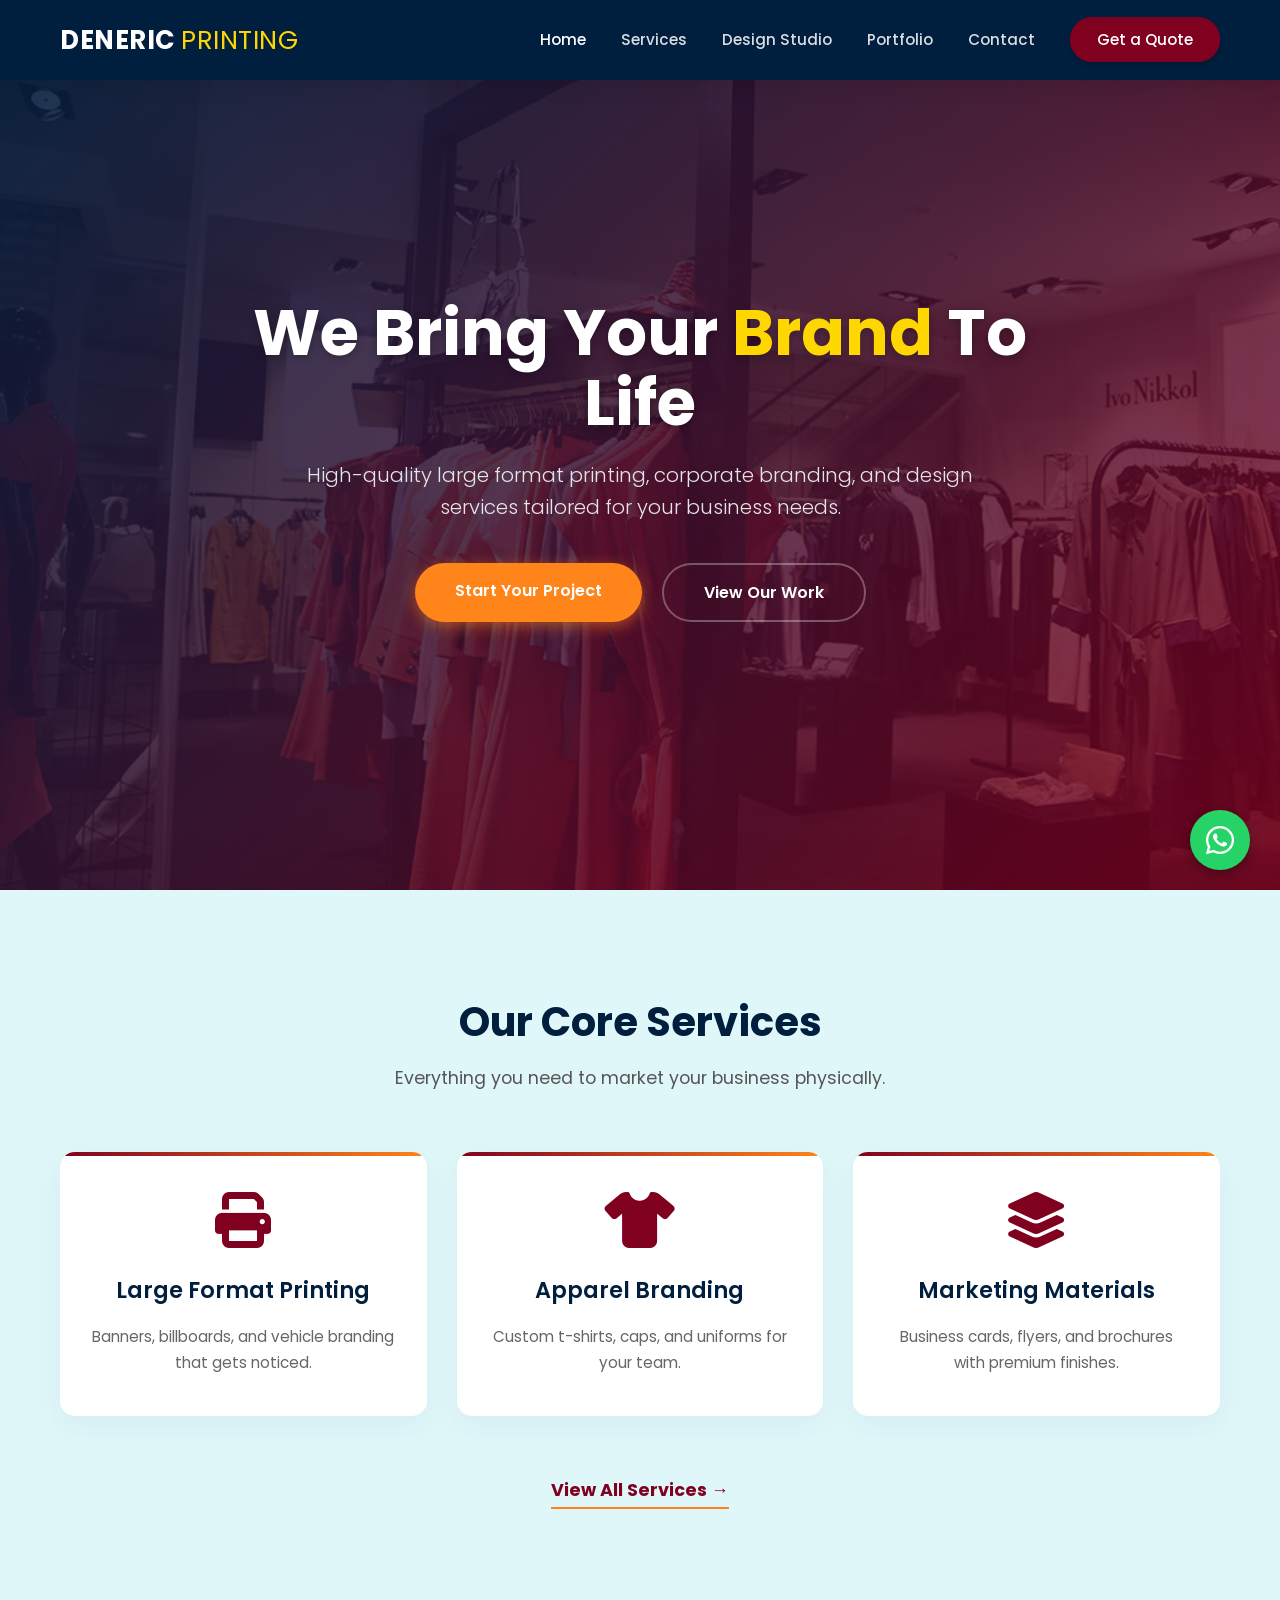
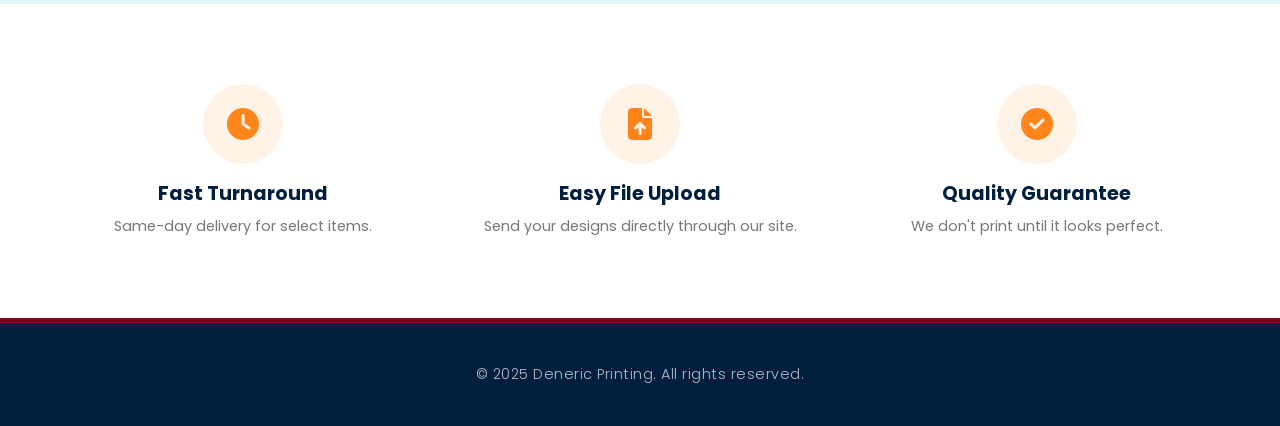
<file: index.html>
<!DOCTYPE html>
<html lang="en">
<head>
    <meta charset="UTF-8">
    <meta name="viewport" content="width=device-width, initial-scale=1.0">
    <title>Deneric Printing | Professional Branding</title>
    
    <link rel="stylesheet" href="assets/css/variables.css">
    <link rel="stylesheet" href="assets/css/style.css">
    
    <link rel="preconnect" href="https://fonts.googleapis.com">
    <link rel="preconnect" href="https://fonts.gstatic.com" crossorigin>
    <link href="https://fonts.googleapis.com/css2?family=Poppins:wght@300;400;600;700&display=swap" rel="stylesheet">

    <link rel="stylesheet" href="https://cdnjs.cloudflare.com/ajax/libs/font-awesome/6.4.0/css/all.min.css">
</head>
<body>

    <nav class="navbar">
        <div class="container">
            <a href="index.html" class="logo">Deneric <span>Printing</span></a>
            <ul class="nav-links">
                <li><a href="index.html" class="active">Home</a></li>
                <li><a href="services.html">Services</a></li>
                <li><a href="design.html">Design Studio</a></li>
                <li><a href="portfolio.html">Portfolio</a></li>
                <li><a href="contact.html">Contact</a></li>
                <li><a href="quote.html" class="btn-quote">Get a Quote</a></li>
            </ul>
            <div class="menu-toggle"><i class="fas fa-bars"></i></div>
        </div>
    </nav>

    <header class="hero">
        <div class="container hero-content">
            <h1>We Bring Your <span class="highlight">Brand</span> To Life</h1>
            <p>High-quality large format printing, corporate branding, and design services tailored for your business needs.</p>
            <div class="hero-buttons">
                <a href="quote.html" class="btn btn-primary">Start Your Project</a>
                <a href="portfolio.html" class="btn btn-outline">View Our Work</a>
            </div>
        </div>
    </header>

    <section class="services-preview">
        <div class="container">
            <div class="section-header">
                <h2>Our Core Services</h2>
                <p>Everything you need to market your business physically.</p>
            </div>
            <div class="service-grid">
                <div class="service-card">
                    <i class="fas fa-print"></i>
                    <h3>Large Format Printing</h3>
                    <p>Banners, billboards, and vehicle branding that gets noticed.</p>
                </div>
                <div class="service-card">
                    <i class="fas fa-tshirt"></i>
                    <h3>Apparel Branding</h3>
                    <p>Custom t-shirts, caps, and uniforms for your team.</p>
                </div>
                <div class="service-card">
                    <i class="fas fa-layer-group"></i>
                    <h3>Marketing Materials</h3>
                    <p>Business cards, flyers, and brochures with premium finishes.</p>
                </div>
            </div>
            <div class="center-btn">
                <a href="services.html" class="btn-text">View All Services &rarr;</a>
            </div>
        </div>
    </section>

    <section class="value-prop">
        <div class="container">
            <div class="prop-item">
                <i class="fas fa-clock"></i>
                <h4>Fast Turnaround</h4>
                <p>Same-day delivery for select items.</p>
            </div>
            <div class="prop-item">
                <i class="fas fa-file-upload"></i>
                <h4>Easy File Upload</h4>
                <p>Send your designs directly through our site.</p>
            </div>
            <div class="prop-item">
                <i class="fas fa-check-circle"></i>
                <h4>Quality Guarantee</h4>
                <p>We don't print until it looks perfect.</p>
            </div>
        </div>
    </section>

    <a href="https://wa.me/254712541193" class="whatsapp-float" target="_blank">
        <i class="fab fa-whatsapp"></i>
    </a>

    <footer>
        <div class="container">
            <p>&copy; 2025 Deneric Printing. All rights reserved.</p>
        </div>
    </footer>

    <script src="assets/js/design.js"></script>
    <script src="assets/js/main.js"></script>

</body>

</html>
</file>
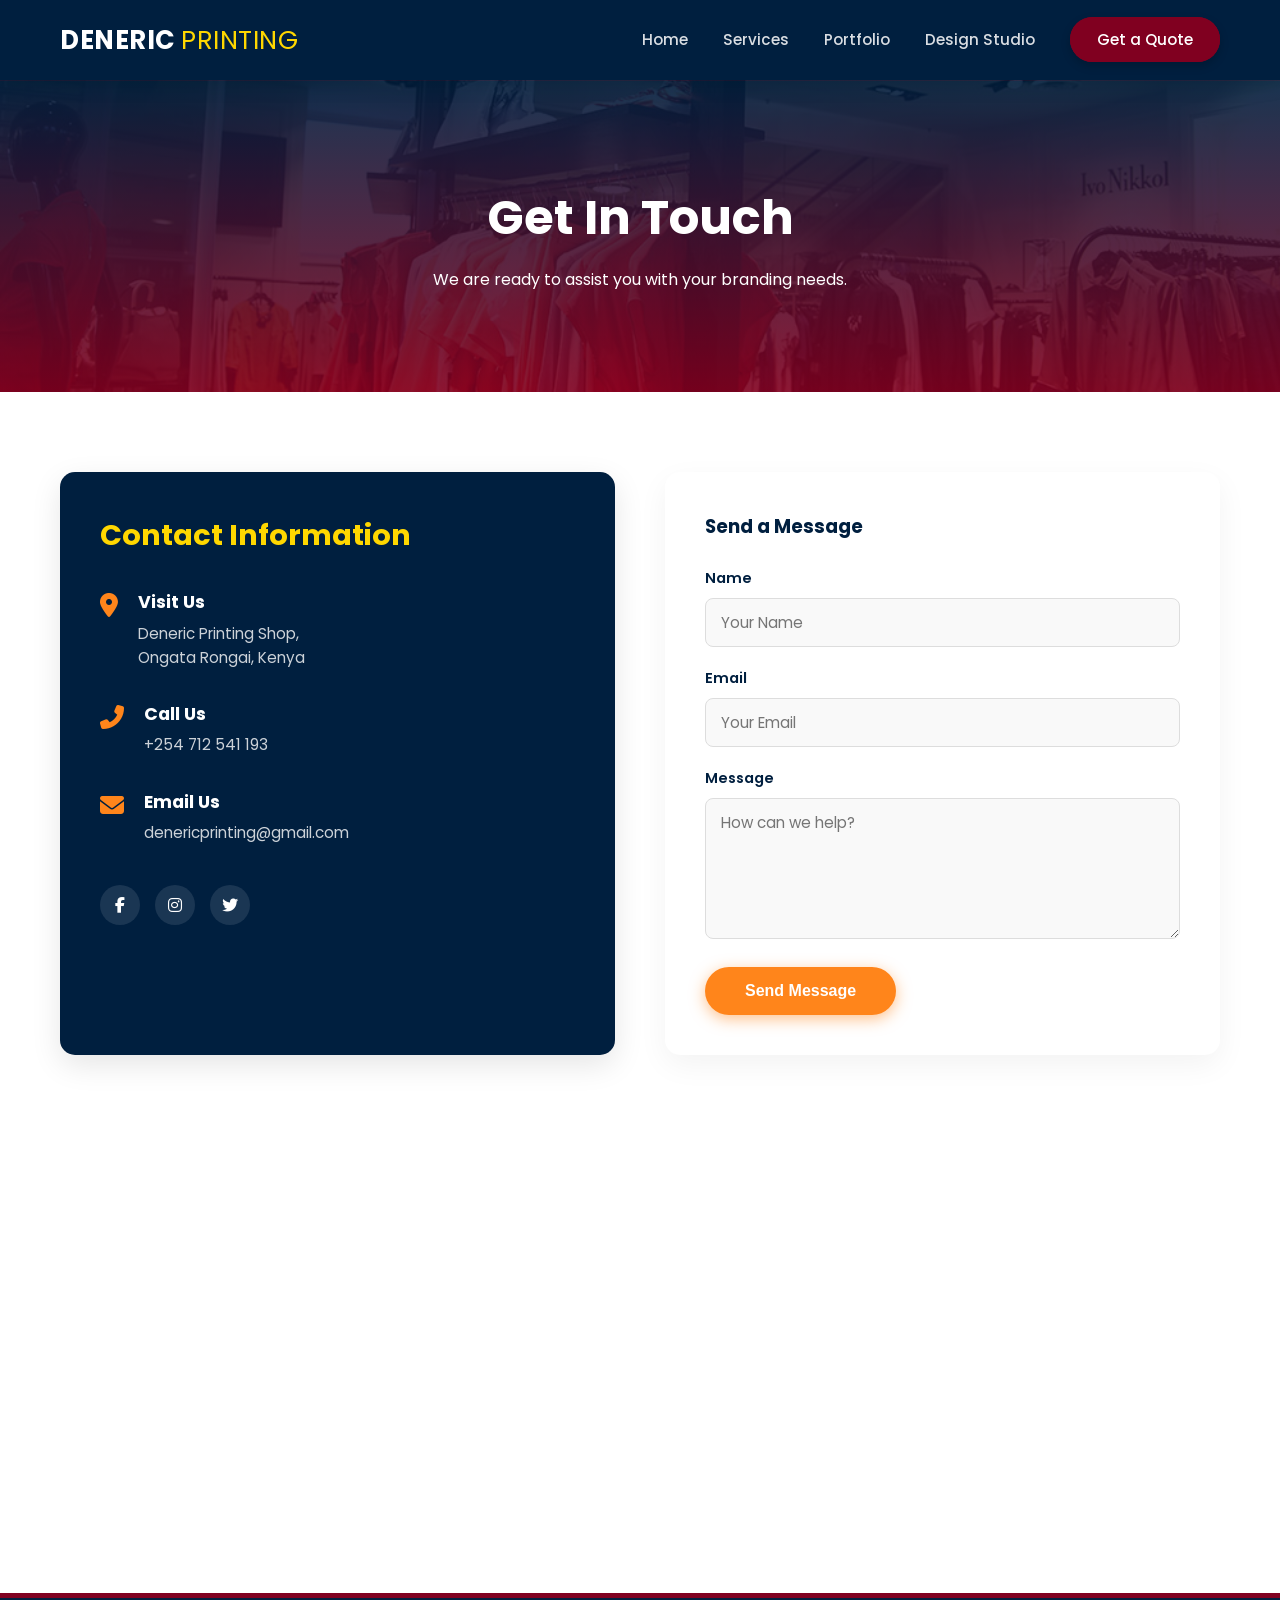
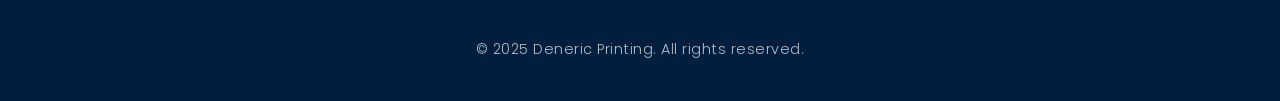
<file: contact.html>
<!DOCTYPE html>
<html lang="en">
<head>
    <meta charset="UTF-8">
    <meta name="viewport" content="width=device-width, initial-scale=1.0">
    <title>Contact Us | Deneric Printing</title>
    
    <link rel="stylesheet" href="assets/css/variables.css">
    <link rel="stylesheet" href="assets/css/style.css">
    
    <link href="https://fonts.googleapis.com/css2?family=Poppins:wght@300;400;600;700&display=swap" rel="stylesheet">
    <link rel="stylesheet" href="https://cdnjs.cloudflare.com/ajax/libs/font-awesome/6.4.0/css/all.min.css">
</head>
<body>

    <nav class="navbar">
        <div class="container">
            <a href="index.html" class="logo">Deneric <span>Printing</span></a>
            <ul class="nav-links">
                <li><a href="index.html">Home</a></li>
                <li><a href="services.html">Services</a></li>
                <li><a href="portfolio.html">Portfolio</a></li>
                <li><a href="design.html">Design Studio</a></li>
                <li><a href="quote.html" class="btn-quote">Get a Quote</a></li>
            </ul>
            <div class="menu-toggle"><i class="fas fa-bars"></i></div>
        </div>
    </nav>

    <header class="page-header">
        <div class="container">
            <h1>Get In Touch</h1>
            <p>We are ready to assist you with your branding needs.</p>
        </div>
    </header>

    <section class="contact-section">
        <div class="container contact-grid">
            
            <div class="contact-info">
                <h3>Contact Information</h3>
                <div class="info-item">
                    <i class="fas fa-map-marker-alt"></i>
                    <div>
                        <h4>Visit Us</h4>
                        <p>Deneric Printing Shop,<br>Ongata Rongai, Kenya</p>
                    </div>
                </div>
                <div class="info-item">
                    <i class="fas fa-phone-alt"></i>
                    <div>
                        <h4>Call Us</h4>
                        <p>+254 712 541 193</p>
                    </div>
                </div>
                <div class="info-item">
                    <i class="fas fa-envelope"></i>
                    <div>
                        <h4>Email Us</h4>
                        <p>denericprinting@gmail.com</p>
                    </div>
                </div>
                
                <div class="social-links">
                    <a href="#"><i class="fab fa-facebook-f"></i></a>
                    <a href="#"><i class="fab fa-instagram"></i></a>
                    <a href="#"><i class="fab fa-twitter"></i></a>
                </div>
            </div>

            <div class="contact-form">
                <h3>Send a Message</h3>
                <form>
                    <div class="form-group">
                        <label>Name</label>
                        <input type="text" placeholder="Your Name" required>
                    </div>
                    <div class="form-group">
                        <label>Email</label>
                        <input type="email" placeholder="Your Email" required>
                    </div>
                    <div class="form-group">
                        <label>Message</label>
                        <textarea rows="5" placeholder="How can we help?"></textarea>
                    </div>
                    <button type="submit" class="btn btn-primary">Send Message</button>
                </form>
            </div>

        </div>
    </section>

    <section class="map-section">
    <iframe src="https://www.google.com/maps/embed?pb=!1m18!1m12!1m3!1d3988.633689399173!2d36.75991781141137!3d-1.3962505357521164!2m3!1f0!2f0!3f0!3m2!1i1024!2i768!4f13.1!3m3!1m2!1s0x182f052a2a4e8caf%3A0x17fe8dba19cdf2ed!2sDeneric%20Printing!5e0!3m2!1sen!2ske!4v1763922492635!5m2!1sen!2ske" 
        width="100%" 
        height="450" 
        style="border:0;" 
        allowfullscreen="" 
        loading="lazy" 
        referrerpolicy="no-referrer-when-downgrade">
    </iframe>
    </section>

    <footer>
        <div class="container">
            <p>&copy; 2025 Deneric Printing. All rights reserved.</p>
        </div>
    </footer>

    <script src="assets/js/main.js"></script>
</body>
</html>
</file>
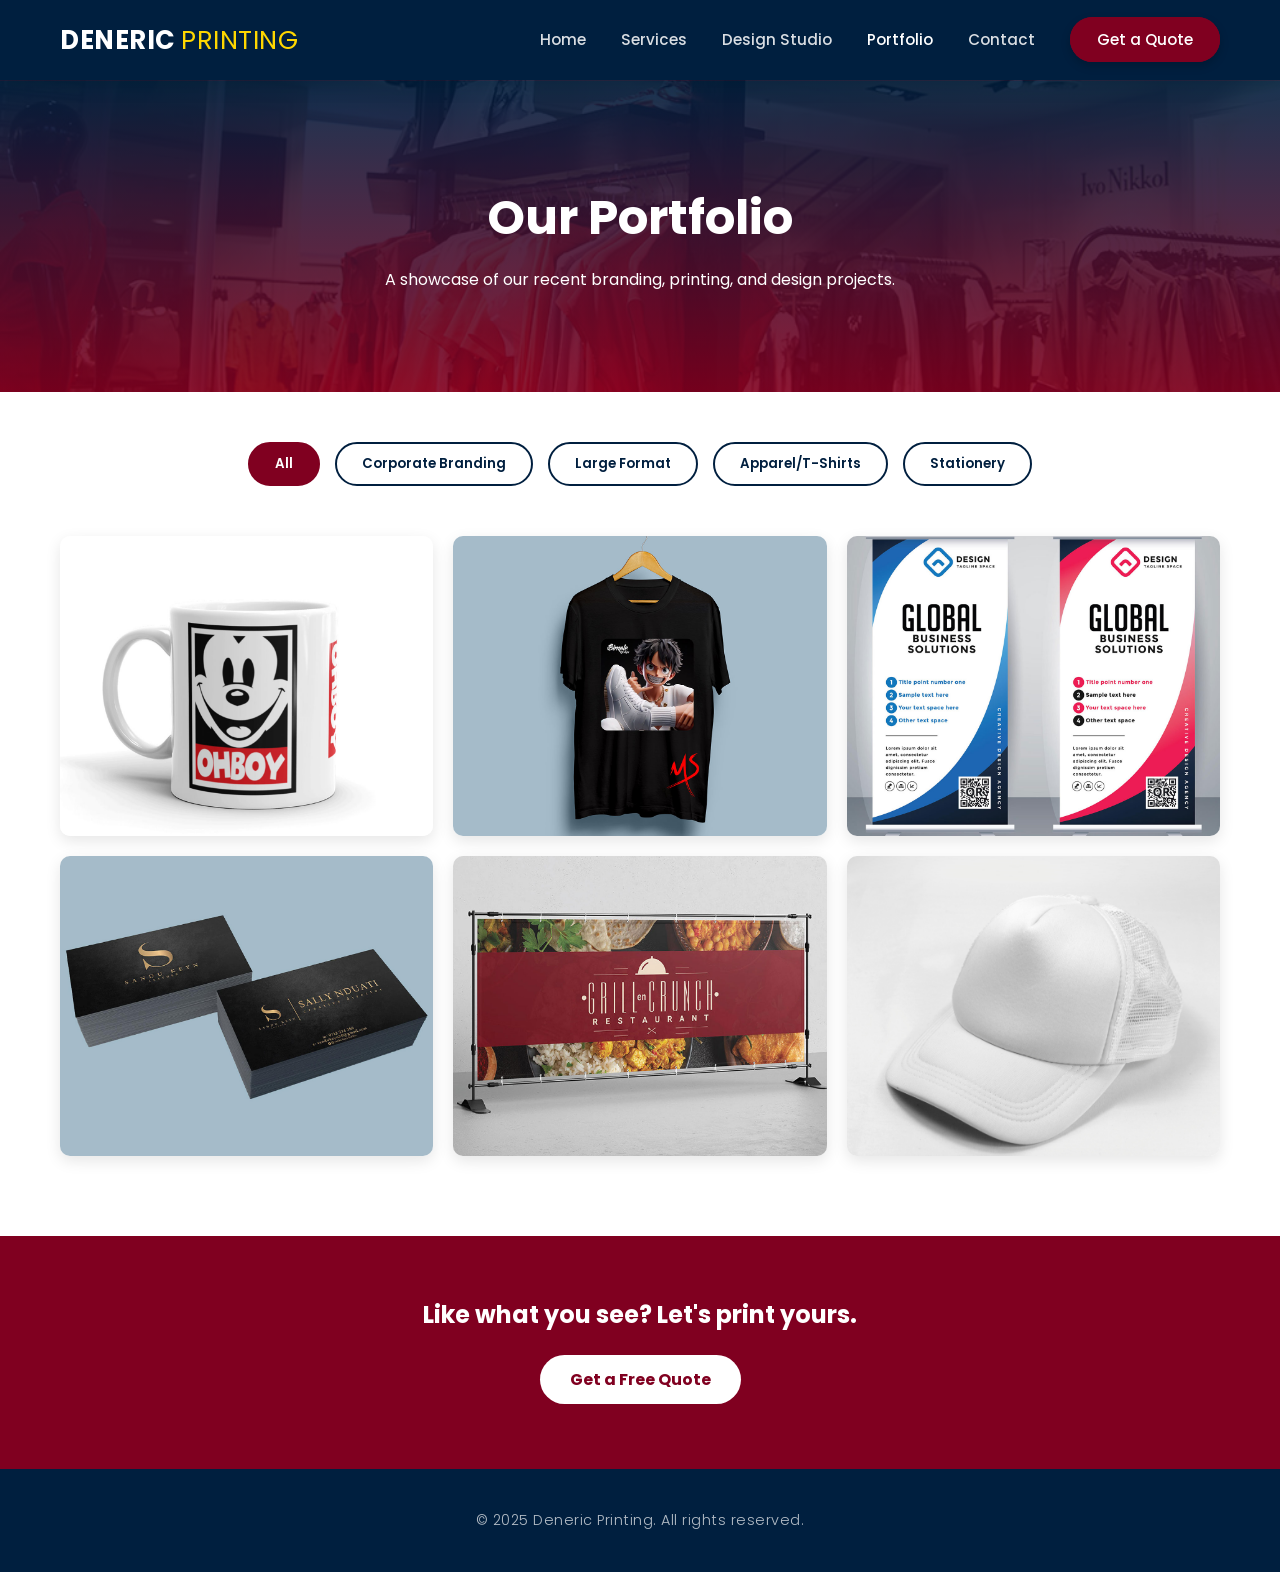
<file: portfolio.html>
<!DOCTYPE html>
<html lang="en">
<head>
    <meta charset="UTF-8">
    <meta name="viewport" content="width=device-width, initial-scale=1.0">
    <title>Our Work | Deneric Printing</title>
    
    <link rel="stylesheet" href="assets/css/variables.css">
    <link rel="stylesheet" href="assets/css/style.css">
    
    <link href="https://fonts.googleapis.com/css2?family=Poppins:wght@300;400;600;700&display=swap" rel="stylesheet">
    <link rel="stylesheet" href="https://cdnjs.cloudflare.com/ajax/libs/font-awesome/6.4.0/css/all.min.css">
</head>
<body>

    <nav class="navbar">
        <div class="container">
            <a href="index.html" class="logo">Deneric <span>Printing</span></a>
            <ul class="nav-links">
                <li><a href="index.html">Home</a></li>
                <li><a href="services.html">Services</a></li>
                <li><a href="design.html">Design Studio</a></li>
                <li><a href="portfolio.html" class="active">Portfolio</a></li>
                <li><a href="contact.html">Contact</a></li>
                <li><a href="quote.html" class="btn-quote">Get a Quote</a></li>
            </ul>
            <div class="menu-toggle"><i class="fas fa-bars"></i></div>
        </div>
    </nav>

    <header class="page-header">
        <div class="container">
            <h1>Our Portfolio</h1>
            <p>A showcase of our recent branding, printing, and design projects.</p>
        </div>
    </header>

    <section class="portfolio-section">
        <div class="container">
            
            <div class="portfolio-filters">
                <button class="filter-btn active" data-filter="all">All</button>
                <button class="filter-btn" data-filter="branding">Corporate Branding</button>
                <button class="filter-btn" data-filter="large-format">Large Format</button>
                <button class="filter-btn" data-filter="apparel">Apparel/T-Shirts</button>
                <button class="filter-btn" data-filter="stationery">Stationery</button>
            </div>

            <div class="portfolio-grid">
                
                <div class="portfolio-item" data-category="branding">
                    <img src="assets/images/portfolio/Oh-Boy-Mug.jpg" alt="Office Branding">
                    <div class="overlay">
                        <h3>Mug Branding</h3>
                        <p>Premium Finish</p>
                    </div>
                </div>

                <div class="portfolio-item" data-category="apparel">
                    <img src="assets/images/portfolio/luffy-Tee.jpg" alt="Custom T-Shirts">
                    <div class="overlay">
                        <h3>Custom Designs</h3>
                        <p>NOCut Printing</p>
                    </div>
                </div>

                <div class="portfolio-item" data-category="large-format">
                    <img src="assets/images/portfolio/roll-up-banner.jpg" alt="Rollup Banner">
                    <div class="overlay">
                        <h3>Event Banner</h3>
                        <p>Large Format</p>
                    </div>
                </div>

                <div class="portfolio-item" data-category="stationery">
                    <img src="assets/images/portfolio/BUSINESS-CARD.jpg" alt="Business Cards">
                    <div class="overlay">
                        <h3>Premium Business Cards</h3>
                        <p>Matte Finish</p>
                    </div>
                </div>

                <div class="portfolio-item" data-category="large-format">
                    <img src="assets/images/portfolio/banner.jpg" alt="3D Signage">
                    <div class="overlay">
                        <h3>Shop Banner</h3>
                        <p>Outdoor Banner</p>
                    </div>
                </div>

                <div class="portfolio-item" data-category="apparel">
                    <img src="assets/images/portfolio/cap.jpg" alt="Branded Caps">
                    <div class="overlay">
                        <h3>Campaign Caps</h3>
                        <p>Embroidery</p>
                    </div>
                </div>

            </div>
        </div>
    </section>

    <section class="cta-strip">
        <div class="container">
            <h2>Like what you see? Let's print yours.</h2>
            <a href="quote.html" class="btn btn-white">Get a Free Quote</a>
        </div>
    </section>

    <footer>
        <div class="container">
            <p>&copy; 2025 Deneric Printing. All rights reserved.</p>
        </div>
    </footer>

    <script src="assets/js/main.js"></script>
</body>
</html>
</file>
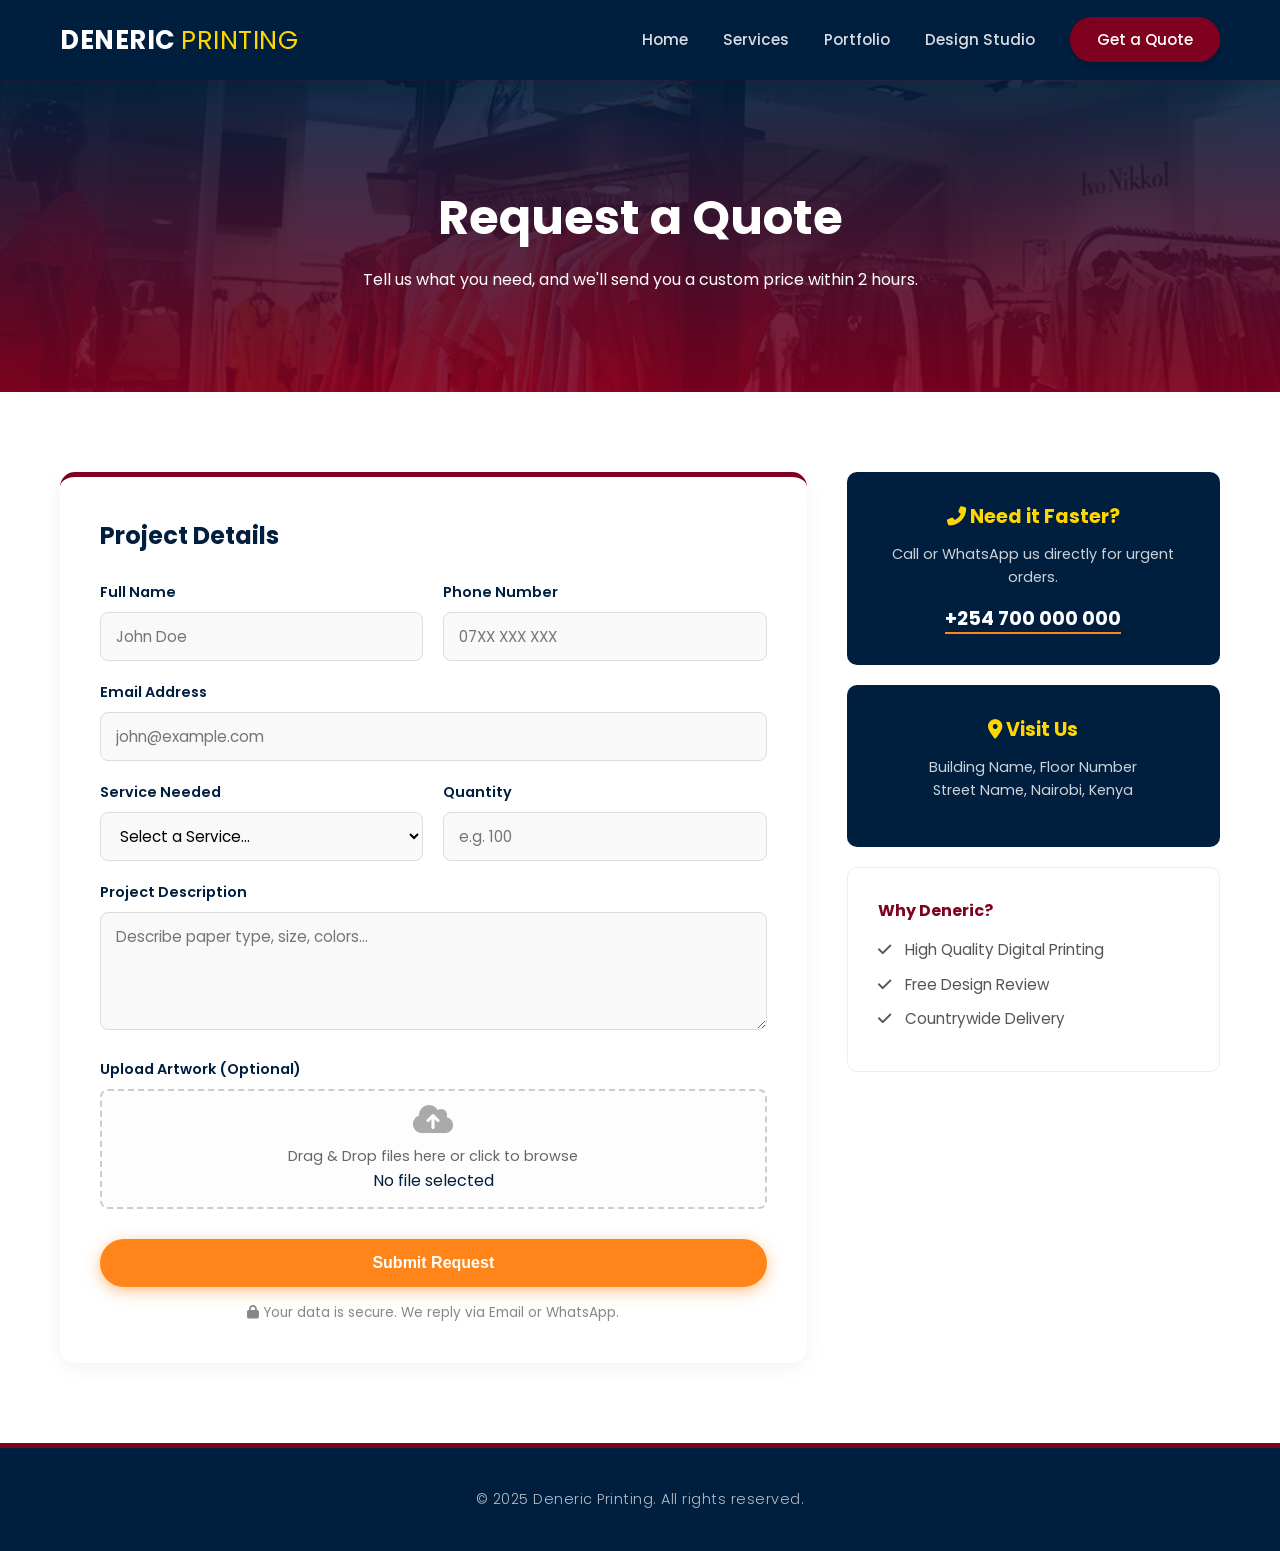
<file: quote.html>
<!DOCTYPE html>
<html lang="en">
<head>
    <meta charset="UTF-8">
    <meta name="viewport" content="width=device-width, initial-scale=1.0">
    <title>Get a Quote | Deneric Printing</title>
    
    <link rel="stylesheet" href="assets/css/variables.css">
    <link rel="stylesheet" href="assets/css/style.css">
    
    <link href="https://fonts.googleapis.com/css2?family=Poppins:wght@300;400;600;700&display=swap" rel="stylesheet">
    <link rel="stylesheet" href="https://cdnjs.cloudflare.com/ajax/libs/font-awesome/6.4.0/css/all.min.css">
</head>
<body>

    <nav class="navbar">
        <div class="container">
            <a href="index.html" class="logo">Deneric <span>Printing</span></a>
            <ul class="nav-links">
                <li><a href="index.html">Home</a></li>
                <li><a href="services.html">Services</a></li>
                <li><a href="portfolio.html">Portfolio</a></li>
                <li><a href="design.html">Design Studio</a></li>
                <li><a href="quote.html" class="active btn-quote">Get a Quote</a></li>
            </ul>
            <div class="menu-toggle"><i class="fas fa-bars"></i></div>
        </div>
    </nav>

    <header class="page-header">
        <div class="container">
            <h1>Request a Quote</h1>
            <p>Tell us what you need, and we'll send you a custom price within 2 hours.</p>
        </div>
    </header>

    <section class="quote-section">
        <div class="container quote-grid">
            
            <div class="quote-form-card">
                <h3>Project Details</h3>
                <form action="#" method="POST"> <div class="form-row">
                        <div class="form-group">
                            <label>Full Name</label>
                            <input type="text" placeholder="John Doe" required>
                        </div>
                        <div class="form-group">
                            <label>Phone Number</label>
                            <input type="tel" placeholder="07XX XXX XXX" required>
                        </div>
                    </div>

                    <div class="form-group">
                        <label>Email Address</label>
                        <input type="email" placeholder="john@example.com" required>
                    </div>

                    <div class="form-row">
                        <div class="form-group">
                            <label>Service Needed</label>
                            <select id="service-select">
                                <option value="general">Select a Service...</option>
                                <option value="branding">Corporate Branding</option>
                                <option value="banner">Large Format / Banners</option>
                                <option value="tshirt">Apparel / T-Shirts</option>
                                <option value="cards">Business Cards / Stationery</option>
                                <option value="other">Other</option>
                            </select>
                        </div>
                        <div class="form-group">
                            <label>Quantity</label>
                            <input type="number" placeholder="e.g. 100" min="1">
                        </div>
                    </div>

                    <div class="form-group">
                        <label>Project Description</label>
                        <textarea id="project-desc" rows="4" placeholder="Describe paper type, size, colors..."></textarea>
                    </div>

                    <div class="form-group">
                        <label>Upload Artwork (Optional)</label>
                        <div class="file-upload-wrapper">
                            <input type="file" id="quote-file" class="file-input">
                            <div class="file-upload-box">
                                <i class="fas fa-cloud-upload-alt"></i>
                                <p>Drag & Drop files here or click to browse</p>
                                <span class="file-name" id="file-name-display">No file selected</span>
                            </div>
                        </div>
                    </div>

                    <button type="submit" class="btn btn-primary full-width">Submit Request</button>
                    
                    <p class="form-note"><i class="fas fa-lock"></i> Your data is secure. We reply via Email or WhatsApp.</p>
                </form>
            </div>

            <div class="quote-sidebar">
                <div class="info-box">
                    <h4><i class="fas fa-phone-alt"></i> Need it Faster?</h4>
                    <p>Call or WhatsApp us directly for urgent orders.</p>
                    <a href="https://wa.me/254700000000" class="contact-link">+254 700 000 000</a>
                </div>

                <div class="info-box">
                    <h4><i class="fas fa-map-marker-alt"></i> Visit Us</h4>
                    <p>Building Name, Floor Number<br>Street Name, Nairobi, Kenya</p>
                </div>

                <div class="trust-box">
                    <h4>Why Deneric?</h4>
                    <ul>
                        <li><i class="fas fa-check"></i> High Quality Digital Printing</li>
                        <li><i class="fas fa-check"></i> Free Design Review</li>
                        <li><i class="fas fa-check"></i> Countrywide Delivery</li>
                    </ul>
                </div>
            </div>

        </div>
    </section>

    <footer>
        <div class="container">
            <p>&copy; 2025 Deneric Printing. All rights reserved.</p>
        </div>
    </footer>

    <script>
        document.getElementById('quote-file').addEventListener('change', function(e){
            var fileName = e.target.files[0].name;
            document.getElementById('file-name-display').innerText = "Selected: " + fileName;
            document.getElementById('file-name-display').style.color = "var(--wine-red)";
            document.getElementById('file-name-display').style.fontWeight = "bold";
        });

        // --- NEW CODE: AUTO-FILL FROM DESIGN STUDIO ---
    window.addEventListener('DOMContentLoaded', () => {
        // 1. Read the URL parameters
        const params = new URLSearchParams(window.location.search);
        
        if (params.has('service')) {
            const service = params.get('service');
            const details = params.get('details');
            const price = params.get('price');

            // 2. Select the dropdown option
            const selectBox = document.getElementById('service-select');
            if(selectBox) {
                selectBox.value = service; // Selects 'tshirt', 'banner', etc.
            }

            // 3. Fill the description box with details & price
            const descBox = document.getElementById('project-desc');
            if(descBox) {
                descBox.value = `PRE-FILLED FROM DESIGN STUDIO:\n----------------------------\nItem: ${details}\nEstimated Price: ${price}\n\nAdditional Notes: `;
            }
        }
    });
    </script>

    
    <script src="assets/js/main.js"></script>
</body>
</html>
</file>
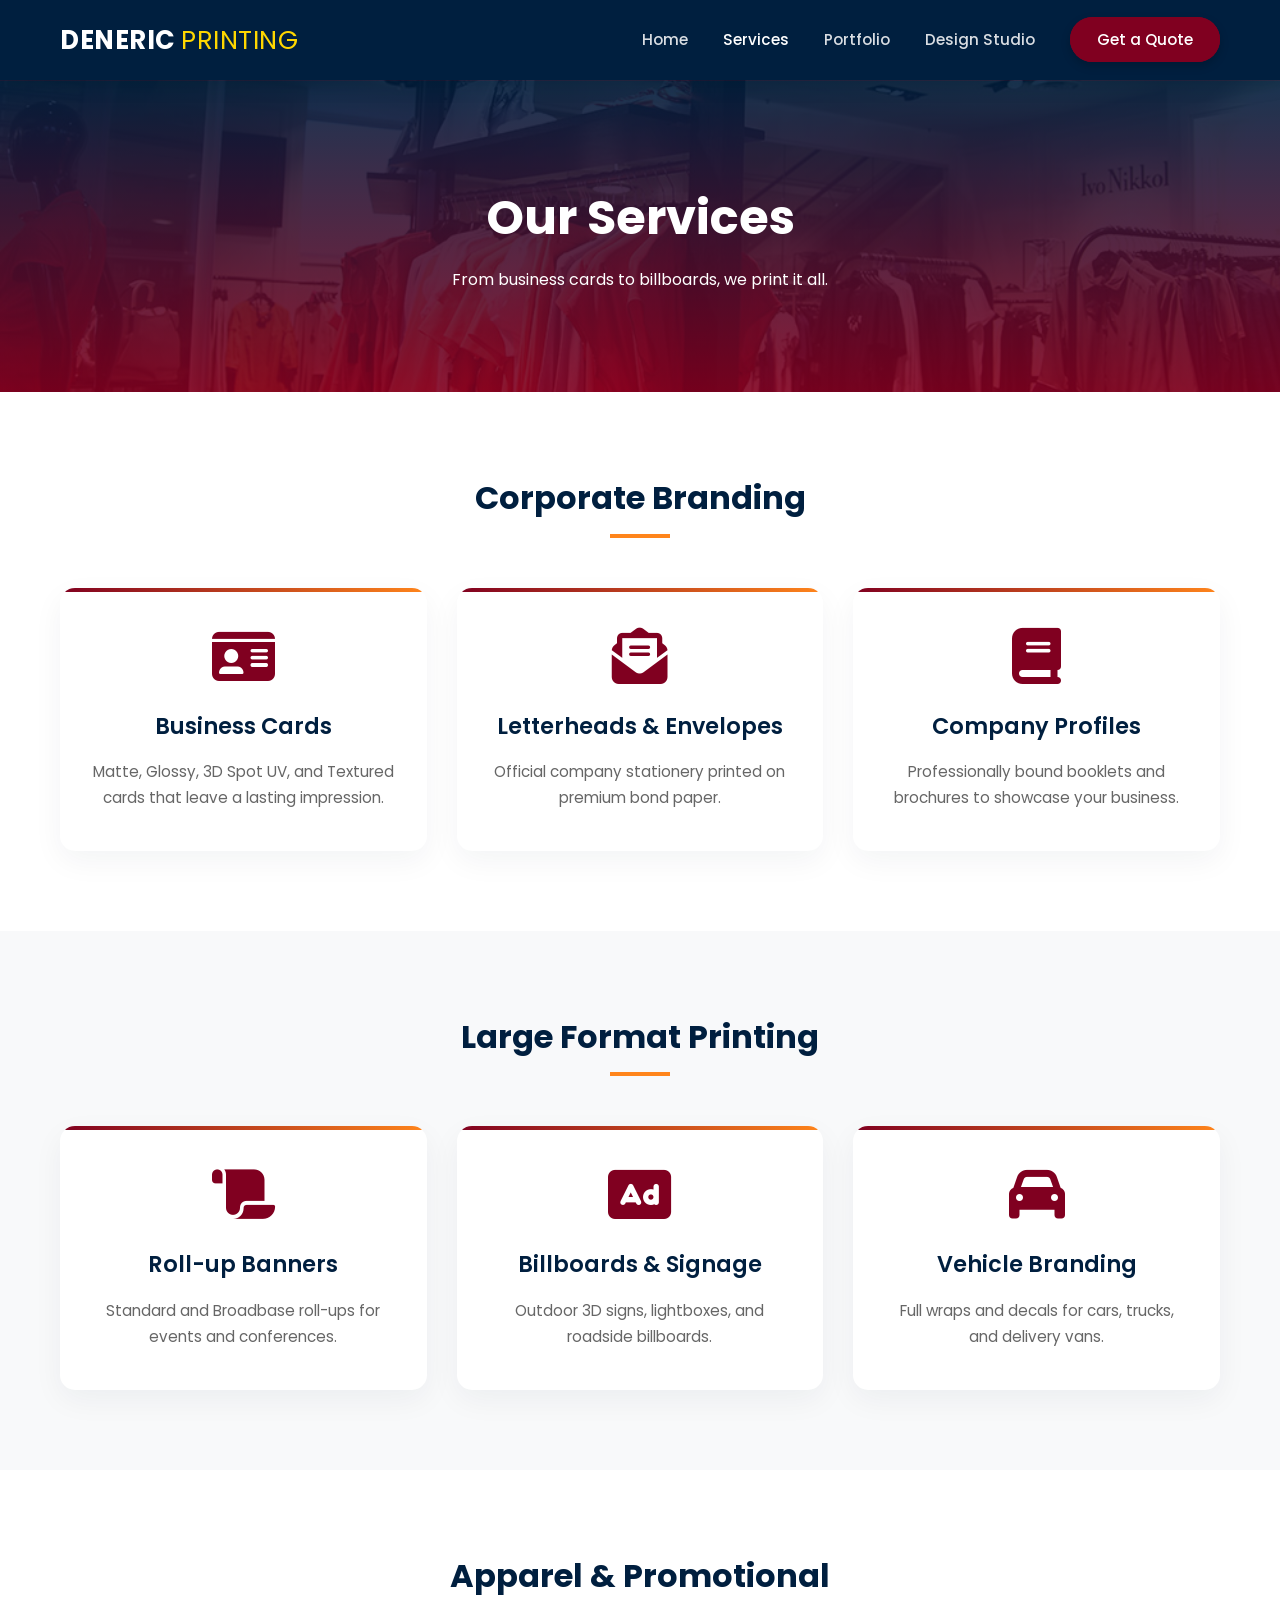
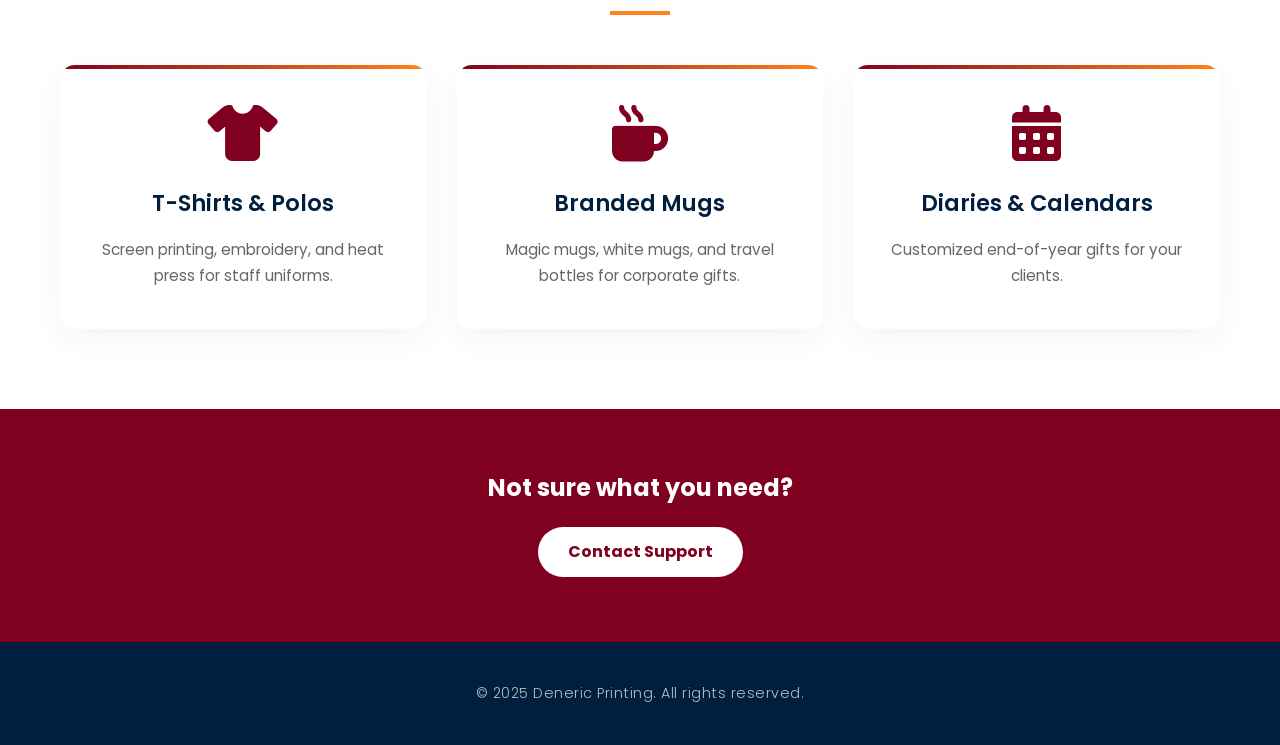
<file: services.html>
<!DOCTYPE html>
<html lang="en">
<head>
    <meta charset="UTF-8">
    <meta name="viewport" content="width=device-width, initial-scale=1.0">
    <title>Our Services | Deneric Printing</title>
    
    <link rel="stylesheet" href="assets/css/variables.css">
    <link rel="stylesheet" href="assets/css/style.css">
    
    <link href="https://fonts.googleapis.com/css2?family=Poppins:wght@300;400;600;700&display=swap" rel="stylesheet">
    <link rel="stylesheet" href="https://cdnjs.cloudflare.com/ajax/libs/font-awesome/6.4.0/css/all.min.css">
</head>
<body>

    <nav class="navbar">
        <div class="container">
            <a href="index.html" class="logo">Deneric <span>Printing</span></a>
            <ul class="nav-links">
                <li><a href="index.html">Home</a></li>
                <li><a href="services.html" class="active">Services</a></li>
                <li><a href="portfolio.html">Portfolio</a></li>
                <li><a href="design.html">Design Studio</a></li>
                <li><a href="quote.html" class="btn-quote">Get a Quote</a></li>
            </ul>
            <div class="menu-toggle"><i class="fas fa-bars"></i></div>
        </div>
    </nav>

    <header class="page-header">
        <div class="container">
            <h1>Our Services</h1>
            <p>From business cards to billboards, we print it all.</p>
        </div>
    </header>

    <section class="service-detail-section">
        <div class="container">
            <div class="category-header">
                <h2>Corporate Branding</h2>
                <div class="line"></div>
            </div>
            <div class="service-grid">
                <div class="service-card">
                    <i class="fas fa-id-card"></i>
                    <h3>Business Cards</h3>
                    <p>Matte, Glossy, 3D Spot UV, and Textured cards that leave a lasting impression.</p>
                </div>
                <div class="service-card">
                    <i class="fas fa-envelope-open-text"></i>
                    <h3>Letterheads & Envelopes</h3>
                    <p>Official company stationery printed on premium bond paper.</p>
                </div>
                <div class="service-card">
                    <i class="fas fa-book"></i>
                    <h3>Company Profiles</h3>
                    <p>Professionally bound booklets and brochures to showcase your business.</p>
                </div>
            </div>
        </div>
    </section>

    <section class="service-detail-section bg-light">
        <div class="container">
            <div class="category-header">
                <h2>Large Format Printing</h2>
                <div class="line"></div>
            </div>
            <div class="service-grid">
                <div class="service-card">
                    <i class="fas fa-scroll"></i>
                    <h3>Roll-up Banners</h3>
                    <p>Standard and Broadbase roll-ups for events and conferences.</p>
                </div>
                <div class="service-card">
                    <i class="fas fa-ad"></i>
                    <h3>Billboards & Signage</h3>
                    <p>Outdoor 3D signs, lightboxes, and roadside billboards.</p>
                </div>
                <div class="service-card">
                    <i class="fas fa-car"></i>
                    <h3>Vehicle Branding</h3>
                    <p>Full wraps and decals for cars, trucks, and delivery vans.</p>
                </div>
            </div>
        </div>
    </section>

    <section class="service-detail-section">
        <div class="container">
            <div class="category-header">
                <h2>Apparel & Promotional</h2>
                <div class="line"></div>
            </div>
            <div class="service-grid">
                <div class="service-card">
                    <i class="fas fa-tshirt"></i>
                    <h3>T-Shirts & Polos</h3>
                    <p>Screen printing, embroidery, and heat press for staff uniforms.</p>
                </div>
                <div class="service-card">
                    <i class="fas fa-mug-hot"></i>
                    <h3>Branded Mugs</h3>
                    <p>Magic mugs, white mugs, and travel bottles for corporate gifts.</p>
                </div>
                <div class="service-card">
                    <i class="fas fa-calendar-alt"></i>
                    <h3>Diaries & Calendars</h3>
                    <p>Customized end-of-year gifts for your clients.</p>
                </div>
            </div>
        </div>
    </section>

    <section class="cta-strip">
        <div class="container">
            <h2>Not sure what you need?</h2>
            <a href="contact.html" class="btn btn-white">Contact Support</a>
        </div>
    </section>

    <footer>
        <div class="container">
            <p>&copy; 2025 Deneric Printing. All rights reserved.</p>
        </div>
    </footer>

    <script src="assets/js/main.js"></script>
</body>
</html>
</file>
<file: assets/css/variables.css>
/* File: assets/css/variables.css */
:root {
    /* YOUR BRAND PALETTE */
    --wine-red: #800020;    /* Primary Brand Color */
    --navy-blue: #001f3f;   /* Structural/Dark Color */
    --yellow: #FFD700;      /* Highlight Color */
    --orange: #FF851B;      /* Call to Action (CTA) */
    --sky-blue: #e0f7fa;    /* Backgrounds (Light tint for readability) */
    
    /* MAPPING TO FUNCTIONAL ROLES */
    --primary-color: var(--wine-red);
    --secondary-color: var(--navy-blue);
    --accent-color: var(--yellow);
    --cta-color: var(--orange);
    
    /* BASICS */
    --text-dark: var(--navy-blue);
    --text-light: #ffffff;
    --bg-light: #ffffff;
    --bg-off-white: var(--sky-blue);
    
    /* SPACING & LAYOUT */
    --container-width: 1200px;
    --section-padding: 80px 20px;
    --radius: 8px;
    --shadow: 0 5px 15px rgba(0,0,0,0.1);
    
    /* FONTS */
    --font-main: 'Segoe UI', Tahoma, Geneva, Verdana, sans-serif;
}
</file>
<file: assets/css/style.css>
/* =========================================
   1. GLOBAL RESET & TYPOGRAPHY
   ========================================= */
* {
    margin: 0;
    padding: 0;
    box-sizing: border-box;
}

body {
    font-family: 'Poppins', sans-serif; /* Ensure you have the Google Font link in HTML */
    color: var(--navy-blue);
    line-height: 1.6;
    background-color: var(--bg-light);
    overflow-x: hidden; /* Prevents horizontal scroll from animations */
}

a {
    text-decoration: none;
    transition: all 0.3s ease;
}

ul {
    list-style: none;
}

img {
    max-width: 100%;
    display: block;
}

.container {
    max-width: var(--container-width);
    margin: 0 auto;
    padding: 0 20px;
}

/* =========================================
   2. NAVIGATION BAR
   ========================================= */
.navbar {
    background-color: var(--navy-blue);
    height: 80px;
    display: flex;
    align-items: center;
    position: sticky;
    top: 0;
    z-index: 1000;
    box-shadow: 0 4px 20px rgba(0, 0, 0, 0.1);
}

.navbar .container {
    display: flex;
    justify-content: space-between;
    align-items: center;
    width: 100%;
}

/* Logo Styling */
.logo {
    font-size: 1.6rem;
    font-weight: 700;
    color: var(--text-light);
    letter-spacing: 0.5px;
    text-transform: uppercase;
}

.logo span {
    color: var(--yellow);
    font-weight: 400; /* Contrast in weight */
}

/* Navigation Links */
.nav-links {
    display: flex;
    gap: 35px;
    align-items: center;
}

.nav-links a {
    color: rgba(255, 255, 255, 0.85);
    font-weight: 500;
    font-size: 0.95rem;
    position: relative;
}

/* Hover Line Effect for Links */
.nav-links a:not(.btn-quote)::after {
    content: '';
    position: absolute;
    width: 0;
    height: 2px;
    bottom: -5px;
    left: 0;
    background-color: var(--yellow);
    transition: width 0.3s;
}

.nav-links a:not(.btn-quote):hover::after {
    width: 100%;
}

.nav-links a:hover, .nav-links a.active {
    color: var(--text-light);
}

/* "Get a Quote" Button in Nav */
.btn-quote {
    background-color: var(--wine-red);
    padding: 10px 25px;
    border-radius: 50px; /* Modern Pill Shape */
    color: white !important;
    font-size: 0.9rem;
    font-weight: 600;
    border: 2px solid var(--wine-red);
    box-shadow: 0 4px 10px rgba(0,0,0,0.2);
}

.btn-quote:hover {
    background-color: transparent;
    color: var(--wine-red) !important;
    border-color: var(--wine-red);
    background: white; /* Clean contrast on hover */
}

/* Mobile Menu Icon */
.menu-toggle {
    display: none;
    color: var(--text-light);
    font-size: 1.8rem;
    cursor: pointer;
}

/* =========================================
   3. HERO SECTION
   ========================================= */
.hero {
    height: 90vh; /* Full Impact Height */
    position: relative;
    /* Clean Gradient over Image */
    background: linear-gradient(135deg, rgba(0, 31, 63, 0.9) 0%, rgba(128, 0, 32, 0.8) 100%), url('../images/hero/print-bg.jpg');
    background-size: cover;
    background-position: center;
    background-attachment: fixed; /* Parallax effect */
    display: flex;
    align-items: center;
    text-align: center;
    color: var(--text-light);
}

.hero-content {
    max-width: 900px;
    margin: 0 auto;
    z-index: 2;
    padding-bottom: 50px; /* Space for the wave */
}

.hero h1 {
    font-size: 4rem;
    font-weight: 700;
    margin-bottom: 20px;
    line-height: 1.1;
    color: #ffffff;
    text-shadow: 0 2px 10px rgba(0,0,0,0.3);
}

.hero .highlight {
    color: var(--yellow);
    position: relative;
    display: inline-block;
}

.hero p {
    font-size: 1.25rem;
    margin-bottom: 40px;
    opacity: 0.95;
    color: #f0f0f0;
    font-weight: 300;
    max-width: 700px;
    margin-left: auto;
    margin-right: auto;
}

/* Hero Buttons */
.hero-buttons {
    display: flex;
    justify-content: center;
    gap: 20px;
}

.btn {
    padding: 15px 40px;
    border-radius: 50px;
    font-weight: 600;
    font-size: 1rem;
    cursor: pointer;
    display: inline-block;
}

/* PRIMARY BUTTON (Start Project) - ORANGE for visibility */
.btn-primary {
    background-color: var(--orange); 
    color: #fff;
    border: none;
    box-shadow: 0 4px 15px rgba(255, 133, 27, 0.5);
}

.btn-primary:hover {
    background-color: #ff9f43;
    transform: translateY(-3px);
    box-shadow: 0 6px 20px rgba(255, 133, 27, 0.7);
}

/* SECONDARY BUTTON (View Work) */
.btn-outline {
    background: transparent;
    border: 2px solid rgba(255,255,255,0.3);
    color: #fff;
}

.btn-outline:hover {
    background-color: #fff;
    color: var(--navy-blue);
    border-color: #fff;
    transform: translateY(-3px);
}

/* WAVE SHAPE DIVIDER (Bottom of Hero) */
.custom-shape-divider-bottom-1680000000 {
    position: absolute;
    bottom: 0;
    left: 0;
    width: 100%;
    overflow: hidden;
    line-height: 0;
}

.custom-shape-divider-bottom-1680000000 svg {
    position: relative;
    display: block;
    width: calc(100% + 1.3px);
    height: 120px;
}

.custom-shape-divider-bottom-1680000000 .shape-fill {
    fill: var(--sky-blue); /* Matches the Services background */
}

/* =========================================
   4. SERVICES SECTION
   ========================================= */
.services-preview {
    padding: 100px 0;
    background-color: var(--sky-blue); /* Seamless flow from Wave */
}

.section-header {
    text-align: center;
    margin-bottom: 60px;
}

.section-header h2 {
    font-size: 2.5rem;
    color: var(--navy-blue);
    margin-bottom: 10px;
    font-weight: 700;
}

.section-header p {
    font-size: 1.1rem;
    color: #555;
}

.service-grid {
    display: grid;
    grid-template-columns: repeat(auto-fit, minmax(320px, 1fr));
    gap: 30px;
}

.service-card {
    background: #ffffff;
    padding: 40px 30px;
    border-radius: 15px;
    text-align: center;
    transition: all 0.4s ease;
    box-shadow: 0 10px 30px rgba(0, 31, 63, 0.05); /* Subtle Navy Shadow */
    position: relative;
    overflow: hidden;
    z-index: 1;
}

/* Top Gradient Border on Cards */
.service-card::before {
    content: '';
    position: absolute;
    top: 0;
    left: 0;
    width: 100%;
    height: 4px;
    background: linear-gradient(to right, var(--wine-red), var(--orange));
    z-index: 2;
}

.service-card:hover {
    transform: translateY(-15px);
    box-shadow: 0 20px 40px rgba(0, 31, 63, 0.12);
}

.service-card i {
    font-size: 3.5rem;
    color: var(--wine-red);
    margin-bottom: 25px;
    display: inline-block;
    transition: transform 0.3s;
}

.service-card:hover i {
    transform: scale(1.1);
    color: var(--orange);
}

.service-card h3 {
    margin-bottom: 15px;
    font-size: 1.4rem;
    color: var(--navy-blue);
    font-weight: 600;
}

.service-card p {
    color: #666;
    font-size: 0.95rem;
    line-height: 1.7;
}

.center-btn {
    text-align: center;
    margin-top: 60px;
}

.btn-text {
    color: var(--wine-red);
    font-weight: 700;
    font-size: 1.1rem;
    border-bottom: 2px solid var(--orange);
    padding-bottom: 5px;
}

.btn-text:hover {
    color: var(--orange);
    border-bottom-color: var(--wine-red);
    letter-spacing: 1px;
}

/* =========================================
   5. VALUE PROPOSITION STRIP
   ========================================= */
.value-prop {
    background-color: #ffffff;
    padding: 80px 0;
    position: relative;
}

.value-prop .container {
    display: flex;
    justify-content: space-around;
    align-items: center;
    flex-wrap: wrap;
    text-align: center;
    gap: 30px;
}

.prop-item {
    flex: 1;
    min-width: 250px;
}

.prop-item i {
    font-size: 2rem;
    color: var(--orange);
    margin-bottom: 15px;
    background: rgba(255, 133, 27, 0.1); /* Light Orange Circle */
    width: 80px;
    height: 80px;
    line-height: 80px;
    border-radius: 50%;
}

.prop-item h4 {
    font-size: 1.2rem;
    font-weight: 700;
    color: var(--navy-blue);
    margin-bottom: 5px;
}

.prop-item p {
    font-size: 0.9rem;
    color: #777;
}

/* =========================================
   6. FLOATING WHATSAPP
   ========================================= */
.whatsapp-float {
    position: fixed;
    bottom: 30px;
    right: 30px;
    background-color: #25D366;
    color: #FFF;
    width: 60px;
    height: 60px;
    border-radius: 50%;
    text-align: center;
    font-size: 32px;
    box-shadow: 0 4px 10px rgba(0,0,0,0.3);
    z-index: 9999;
    display: flex;
    align-items: center;
    justify-content: center;
    transition: all 0.3s;
}

.whatsapp-float:hover {
    background-color: #128C7E;
    transform: scale(1.1);
}

/* =========================================
   7. FOOTER
   ========================================= */
footer {
    background-color: var(--navy-blue);
    color: rgba(255,255,255,0.7);
    padding: 40px 0;
    text-align: center;
    font-size: 0.9rem;
    border-top: 5px solid var(--wine-red);
}

footer p {
    font-weight: 300;
    letter-spacing: 0.5px;
}

/* =========================================
   8. MEDIA QUERIES (Mobile)
   ========================================= */
@media (max-width: 768px) {
    .nav-links {
        display: none; /* Add JS later to toggle */
    }
    
    .menu-toggle {
        display: block;
    }
    
    .hero h1 {
        font-size: 2.5rem;
    }
    
    .hero p {
        font-size: 1rem;
    }
    
    .hero-buttons {
        flex-direction: column;
        width: 100%;
    }
    
    .btn {
        width: 100%;
        margin: 5px 0;
    }
    
    .value-prop .container {
        flex-direction: column;
    }
}

/* =========================================
   9. PORTFOLIO PAGE STYLES
   ========================================= */

/* Page Header (Mini Hero) */
.page-header {
    background: linear-gradient(rgba(0, 31, 63, 0.9), rgba(128, 0, 32, 0.9)), url('../images/hero/print-bg.jpg');
    background-size: cover;
    background-position: center;
    padding: 100px 0;
    text-align: center;
    color: var(--text-light);
}

.page-header h1 {
    font-size: 3rem;
    margin-bottom: 10px;
}

/* Filter Buttons */
.portfolio-filters {
    display: flex;
    justify-content: center;
    flex-wrap: wrap;
    gap: 15px;
    margin: 50px 0;
}

.filter-btn {
    padding: 10px 25px;
    border: 2px solid var(--navy-blue);
    background: transparent;
    color: var(--navy-blue);
    font-weight: 600;
    cursor: pointer;
    border-radius: 50px;
    font-family: 'Poppins', sans-serif;
    transition: 0.3s;
}

.filter-btn:hover, .filter-btn.active {
    background-color: var(--wine-red);
    border-color: var(--wine-red);
    color: #fff;
}

/* Portfolio Grid */
.portfolio-grid {
    display: grid;
    grid-template-columns: repeat(auto-fill, minmax(300px, 1fr));
    gap: 20px;
    padding-bottom: 80px;
}

.portfolio-item {
    position: relative;
    border-radius: 10px;
    overflow: hidden;
    height: 300px;
    cursor: pointer;
    box-shadow: 0 5px 15px rgba(0,0,0,0.1);
}

.portfolio-item img {
    width: 100%;
    height: 100%;
    object-fit: cover;
    transition: transform 0.5s ease;
}

/* Hover Effect: Image Zoom + Text Overlay */
.portfolio-item:hover img {
    transform: scale(1.1);
}

.overlay {
    position: absolute;
    top: 0;
    left: 0;
    width: 100%;
    height: 100%;
    background: rgba(0, 31, 63, 0.85); /* Navy Overlay */
    color: #fff;
    display: flex;
    flex-direction: column;
    justify-content: center;
    align-items: center;
    opacity: 0; /* Hidden by default */
    transition: 0.3s ease;
}

.portfolio-item:hover .overlay {
    opacity: 1; /* Visible on hover */
}

.overlay h3 {
    font-size: 1.5rem;
    color: var(--yellow);
    transform: translateY(20px);
    transition: 0.3s;
}

.overlay p {
    font-size: 1rem;
    transform: translateY(20px);
    transition: 0.3s 0.1s; /* Slight delay */
}

.portfolio-item:hover .overlay h3,
.portfolio-item:hover .overlay p {
    transform: translateY(0);
}

/* Hide items when filtering */
.portfolio-item.hide {
    display: none;
}

/* CTA Strip (Bottom of page) */
.cta-strip {
    background-color: var(--wine-red);
    padding: 60px 0;
    text-align: center;
    color: #fff;
}

.cta-strip h2 {
    margin-bottom: 20px;
}

.btn-white {
    background-color: #fff;
    color: var(--wine-red);
    padding: 12px 30px;
    border-radius: 50px;
    font-weight: bold;
}

.btn-white:hover {
    background-color: var(--navy-blue);
    color: #fff;
}

/* =========================================
   10. DESIGN STUDIO STYLES (Final Version)
   ========================================= */

.studio-section {
    padding: 60px 0;
    background-color: var(--sky-blue);
    min-height: 90vh;
}

.studio-grid {
    display: grid;
    grid-template-columns: 1fr 1.5fr;
    gap: 40px;
    align-items: start;
}

/* --- LEFT PANEL: CONTROLS --- */
.studio-controls {
    background: #fff;
    padding: 30px;
    border-radius: 15px;
    box-shadow: 0 10px 30px rgba(0,0,0,0.05);
}

.control-header h2 {
    font-size: 1.5rem;
    color: var(--navy-blue);
    margin-bottom: 25px;
    border-bottom: 2px solid #eee;
    padding-bottom: 15px;
}

.group-label {
    display: block;
    font-size: 0.9rem;
    font-weight: 700;
    color: var(--wine-red);
    margin-bottom: 10px;
    text-transform: uppercase;
    letter-spacing: 0.5px;
}

.control-group {
    margin-bottom: 25px;
}

/* Product Selector Buttons */
.product-selector {
    display: flex;
    gap: 10px;
}

.prod-btn {
    flex: 1;
    padding: 12px;
    border: 1px solid #ddd;
    background: #f9f9f9;
    cursor: pointer;
    border-radius: 8px;
    transition: 0.3s;
    font-weight: 600;
    color: #666;
    font-size: 0.9rem;
    display: flex;
    flex-direction: column;
    align-items: center;
    justify-content: center;
}

.prod-btn:hover {
    background: #fff;
    border-color: var(--orange);
}

.prod-btn.active {
    background: var(--wine-red);
    border-color: var(--wine-red);
    color: #fff;
}

.prod-btn i {
    font-size: 1.4rem;
    margin-bottom: 5px;
}

/* Product Details Box */
.detail-row {
    background: #f8f9fa;
    padding: 15px;
    border-radius: 8px;
    border: 1px solid #eee;
}

/* T-Shirt Specifics */
.color-options {
    display: flex;
    gap: 10px;
    margin: 10px 0 15px 0;
}

.swatch {
    width: 35px;
    height: 35px;
    border-radius: 50%;
    cursor: pointer;
    border: 3px solid #e0e0e0;
    transition: transform 0.2s;
    box-shadow: 0 2px 5px rgba(0,0,0,0.1);
}

.swatch:hover { transform: scale(1.1); }
.swatch.active { border-color: var(--orange); transform: scale(1.1); }

/* Swatch Colors */
.swatch.white { background-color: #ffffff; }
.swatch.black { background-color: #333333; }
.swatch.red   { background-color: #cc0000; }
.swatch.navy  { background-color: #001f3f; }
.swatch.yellow{ background-color: #FFD700; }

/* Inputs and Selects */
.form-select {
    width: 100%;
    padding: 10px;
    border-radius: 5px;
    border: 1px solid #ccc;
    font-family: 'Poppins', sans-serif;
    outline: none;
}

/* Price Box */
.price-box {
    background-color: var(--navy-blue);
    color: #fff;
    padding: 15px;
    border-radius: 8px;
    margin-top: 10px;
    display: flex;
    justify-content: space-between;
    align-items: center;
    box-shadow: 0 4px 10px rgba(0,0,0,0.1);
}

.price-box span { font-size: 0.9rem; opacity: 0.9; }
.price-box h3 { font-size: 1.5rem; color: var(--yellow); margin: 0; }

/* Divider */
.divider { border: 0; border-top: 1px solid #eee; margin: 25px 0; }

/* File Upload */
.upload-box input { display: none; }

.upload-btn {
    display: block;
    width: 100%;
    padding: 15px;
    background-color: var(--wine-red); /* Changed to Wine Red */
    color: #fff;
    text-align: center;
    border-radius: 8px;
    cursor: pointer;
    font-weight: 600;
    transition: 0.3s;
}

.upload-btn:hover { background-color: #600018; }

/* Sliders */
.adjustments {
    opacity: 0.4;
    pointer-events: none;
    transition: 0.3s;
    background: #fff;
    border-left: 3px solid var(--orange);
    padding-left: 15px;
}

.adjustments.active { opacity: 1; pointer-events: all; }

.slider-group { margin-bottom: 15px; }
.slider-group label { display: block; font-size: 0.85rem; margin-bottom: 5px; color: #555; }
input[type=range] { width: 100%; cursor: pointer; }
.full-width { width: 100%; margin-top: 10px; }

/* --- RIGHT PANEL: PREVIEW --- */
.studio-preview {
    background: #fff;
    padding: 20px;
    border-radius: 15px;
    box-shadow: 0 10px 30px rgba(0,0,0,0.05);
    text-align: center;
}

.studio-preview h3 {
    color: var(--navy-blue);
    margin-bottom: 20px;
}

.canvas-container {
    position: relative;
    width: 100%;
    max-width: 500px;
    height: 550px;
    margin: 0 auto;
    background-color: #f4f4f4;
    border-radius: 10px;
    overflow: hidden;
    box-shadow: inset 0 0 20px rgba(0,0,0,0.05);
    display: flex;
    justify-content: center;
    align-items: center;
}

#product-image {
    width: 100%;
    height: 100%;
    object-fit: contain;
    z-index: 1;
    position: relative;
}

#product-tint {
    position: absolute;
    top: 0;
    left: 0;
    width: 100%;
    height: 100%;
    z-index: 2;
    mix-blend-mode: multiply;
    pointer-events: none;
    transition: background-color 0.3s ease;
}

#user-design {
    position: absolute;
    z-index: 3;
    width: 100px;
    top: 30%;
    left: 40%;
    transform-origin: center;
}

.preview-note { margin-top: 15px; font-size: 0.85rem; color: #999; font-style: italic; }

/* Mobile Responsive */
@media (max-width: 900px) {
    .studio-grid { grid-template-columns: 1fr; }
    .studio-controls { order: 2; }
    .studio-preview { order: 1; }
}

/* =========================================
   11. QUOTE PAGE STYLES
   ========================================= */

.quote-section {
    padding: 80px 0;
    background-color: var(--bg-light);
}

.quote-grid {
    display: grid;
    grid-template-columns: 2fr 1fr; /* Form is wider than sidebar */
    gap: 40px;
}

/* LEFT: FORM CARD */
.quote-form-card {
    background: #fff;
    padding: 40px;
    border-radius: 15px;
    box-shadow: 0 5px 20px rgba(0,0,0,0.05);
    border-top: 5px solid var(--wine-red);
}

.quote-form-card h3 {
    margin-bottom: 25px;
    color: var(--navy-blue);
    font-size: 1.5rem;
}

/* Form Inputs */
.form-group {
    margin-bottom: 20px;
}

.form-row {
    display: grid;
    grid-template-columns: 1fr 1fr;
    gap: 20px;
}

.form-group label {
    display: block;
    margin-bottom: 8px;
    font-weight: 600;
    font-size: 0.9rem;
    color: var(--navy-blue);
}

.form-group input, 
.form-group select, 
.form-group textarea {
    width: 100%;
    padding: 12px 15px;
    border: 1px solid #ddd;
    border-radius: 8px;
    font-family: 'Poppins', sans-serif;
    font-size: 0.95rem;
    transition: 0.3s;
    background: #f9f9f9;
}

/* Focus Effect */
.form-group input:focus, 
.form-group select:focus, 
.form-group textarea:focus {
    border-color: var(--orange);
    background: #fff;
    outline: none;
    box-shadow: 0 0 5px rgba(255, 133, 27, 0.2);
}

/* Custom File Upload Styling */
.file-upload-wrapper {
    position: relative;
    width: 100%;
    height: 120px;
}

.file-input {
    position: absolute;
    width: 100%;
    height: 100%;
    top: 0;
    left: 0;
    opacity: 0;
    cursor: pointer;
    z-index: 2;
}

.file-upload-box {
    position: absolute;
    top: 0;
    left: 0;
    width: 100%;
    height: 100%;
    border: 2px dashed #ccc;
    border-radius: 8px;
    display: flex;
    flex-direction: column;
    align-items: center;
    justify-content: center;
    background: #fdfdfd;
    transition: 0.3s;
    z-index: 1;
}

.file-upload-wrapper:hover .file-upload-box {
    border-color: var(--orange);
    background: #fff8f0; /* Light orange tint */
}

.file-upload-box i {
    font-size: 2rem;
    color: #aaa;
    margin-bottom: 10px;
}

.file-upload-box p {
    font-size: 0.9rem;
    color: #666;
}

.form-note {
    margin-top: 15px;
    font-size: 0.85rem;
    color: #888;
    text-align: center;
}

/* RIGHT: SIDEBAR */
.quote-sidebar {
    display: flex;
    flex-direction: column;
    gap: 20px;
}

.info-box {
    background: var(--navy-blue);
    color: #fff;
    padding: 30px;
    border-radius: 10px;
    text-align: center;
}

.info-box h4 {
    color: var(--yellow);
    margin-bottom: 10px;
    font-size: 1.2rem;
}

.info-box p {
    opacity: 0.8;
    font-size: 0.9rem;
    margin-bottom: 15px;
}

.contact-link {
    color: #fff;
    font-weight: bold;
    font-size: 1.2rem;
    border-bottom: 2px solid var(--orange);
}

.trust-box {
    background: #fff;
    padding: 30px;
    border-radius: 10px;
    border: 1px solid #eee;
}

.trust-box h4 {
    color: var(--wine-red);
    margin-bottom: 15px;
}

.trust-box ul li {
    margin-bottom: 10px;
    font-size: 0.95rem;
    color: #555;
}

.trust-box ul li i {
    color: var(--success); /* Green Checkmarks */
    margin-right: 10px;
}

/* Responsive Quote Page */
@media (max-width: 768px) {
    .quote-grid {
        grid-template-columns: 1fr; /* Stack vertically on mobile */
    }
    .form-row {
        grid-template-columns: 1fr; /* Stack inputs vertically */
    }
}

/* =========================================
   12. SERVICES & CONTACT PAGE STYLES
   ========================================= */

/* Services Styling */
.service-detail-section {
    padding: 80px 0;
}

.category-header {
    text-align: center;
    margin-bottom: 50px;
}

.category-header h2 {
    font-size: 2rem;
    color: var(--navy-blue);
    margin-bottom: 10px;
}

.category-header .line {
    width: 60px;
    height: 4px;
    background-color: var(--orange);
    margin: 0 auto;
}

.bg-light {
    background-color: #f8f9fa; /* Slight grey background for contrast */
}

/* Contact Page Styling */
.contact-section {
    padding: 80px 0;
    background: var(--bg-light);
}

.contact-grid {
    display: grid;
    grid-template-columns: 1fr 1fr;
    gap: 50px;
}

.contact-info {
    background: var(--navy-blue);
    color: #fff;
    padding: 40px;
    border-radius: 15px;
    box-shadow: 0 10px 30px rgba(0,0,0,0.1);
}

.contact-info h3 {
    margin-bottom: 30px;
    color: var(--yellow);
    font-size: 1.8rem;
}

.info-item {
    display: flex;
    gap: 20px;
    margin-bottom: 30px;
}

.info-item i {
    font-size: 1.5rem;
    color: var(--orange);
    margin-top: 5px;
}

.info-item h4 {
    font-size: 1.1rem;
    margin-bottom: 5px;
}

.info-item p {
    color: rgba(255,255,255,0.8);
    font-size: 0.95rem;
}

/* Social Icons */
.social-links {
    margin-top: 40px;
    display: flex;
    gap: 15px;
}

.social-links a {
    width: 40px;
    height: 40px;
    background: rgba(255,255,255,0.1);
    color: #fff;
    display: flex;
    align-items: center;
    justify-content: center;
    border-radius: 50%;
    transition: 0.3s;
}

.social-links a:hover {
    background: var(--orange);
    transform: translateY(-3px);
}

/* Contact Form Box */
.contact-form {
    background: #fff;
    padding: 40px;
    border-radius: 15px;
    box-shadow: 0 10px 30px rgba(0,0,0,0.05);
}

.contact-form h3 {
    margin-bottom: 25px;
    color: var(--navy-blue);
}

.map-section iframe {
    filter: grayscale(20%); /* Makes map look classy */
}

@media (max-width: 768px) {
    .contact-grid {
        grid-template-columns: 1fr;
    }
}
</file>
